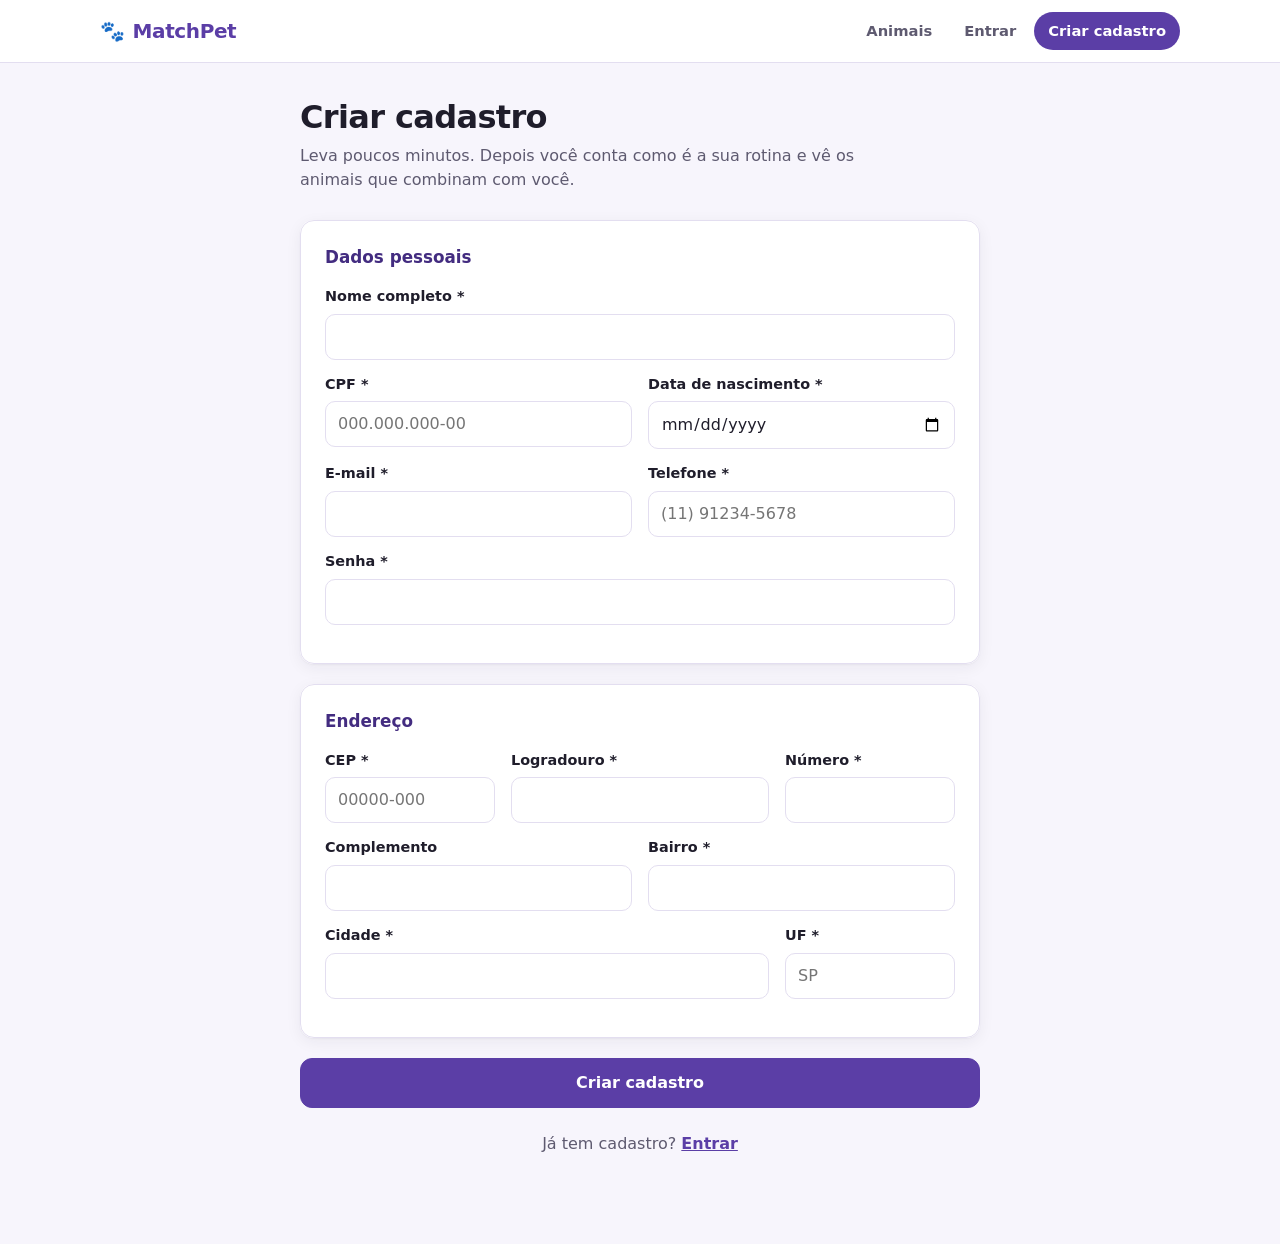
<file: frontend/index.html>
<!DOCTYPE html>
<html lang="pt-BR">
<head>
  <meta charset="UTF-8" />
  <meta name="viewport" content="width=device-width, initial-scale=1.0" />
  <title>MatchPet - Cadastro do Adotante</title>
  <link rel="stylesheet" href="css/style.css" />
</head>
<body>
  <div class="container">
    <header class="titulo-pagina">
      <h1>Criar cadastro</h1>
      <p>Leva poucos minutos. Depois você conta como é a sua rotina e vê os animais que combinam com você.</p>
    </header>

    <form id="form-adotante" novalidate>
      <fieldset>
        <legend>Dados pessoais</legend>

        <div class="campo">
          <label for="nome_completo">Nome completo *</label>
          <input type="text" id="nome_completo" name="nome_completo" required />
          <span class="erro" data-erro="nome_completo"></span>
        </div>

        <div class="linha">
          <div class="campo">
            <label for="cpf">CPF *</label>
            <input type="text" id="cpf" name="cpf" maxlength="14" placeholder="000.000.000-00" required />
            <span class="erro" data-erro="cpf"></span>
          </div>

          <div class="campo">
            <label for="data_nascimento">Data de nascimento *</label>
            <input type="date" id="data_nascimento" name="data_nascimento" required />
            <span class="erro" data-erro="data_nascimento"></span>
          </div>
        </div>

        <div class="linha">
          <div class="campo">
            <label for="email">E-mail *</label>
            <input type="email" id="email" name="email" required />
            <span class="erro" data-erro="email"></span>
          </div>

          <div class="campo">
            <label for="telefone">Telefone *</label>
            <input type="text" id="telefone" name="telefone" placeholder="(11) 91234-5678" required />
            <span class="erro" data-erro="telefone"></span>
          </div>
        </div>

        <div class="campo">
          <label for="senha">Senha *</label>
          <input type="password" id="senha" name="senha" minlength="8" required />
          <span class="erro" data-erro="senha"></span>
        </div>
      </fieldset>

      <fieldset>
        <legend>Endereço</legend>

        <div class="linha">
          <div class="campo campo-pequeno">
            <label for="cep">CEP *</label>
            <input type="text" id="cep" name="cep" placeholder="00000-000" required />
            <span class="erro" data-erro="cep"></span>
          </div>

          <div class="campo">
            <label for="logradouro">Logradouro *</label>
            <input type="text" id="logradouro" name="logradouro" required />
            <span class="erro" data-erro="logradouro"></span>
          </div>

          <div class="campo campo-pequeno">
            <label for="numero">Número *</label>
            <input type="text" id="numero" name="numero" required />
            <span class="erro" data-erro="numero"></span>
          </div>
        </div>

        <div class="linha">
          <div class="campo">
            <label for="complemento">Complemento</label>
            <input type="text" id="complemento" name="complemento" />
          </div>

          <div class="campo">
            <label for="bairro">Bairro *</label>
            <input type="text" id="bairro" name="bairro" required />
            <span class="erro" data-erro="bairro"></span>
          </div>
        </div>

        <div class="linha">
          <div class="campo">
            <label for="cidade">Cidade *</label>
            <input type="text" id="cidade" name="cidade" required />
            <span class="erro" data-erro="cidade"></span>
          </div>

          <div class="campo campo-pequeno">
            <label for="estado">UF *</label>
            <input type="text" id="estado" name="estado" maxlength="2" placeholder="SP" required />
            <span class="erro" data-erro="estado"></span>
          </div>
        </div>
      </fieldset>

      <div class="feedback" id="feedback"></div>

      <button type="submit" id="btn-enviar">Criar cadastro</button>
    </form>

    <p class="rodape-link">Já tem cadastro? <a href="login.html">Entrar</a></p>
  </div>

  <script src="js/sessao.js"></script>
  <script>montarMenu("cadastro");</script>
  <script src="js/cadastro.js"></script>
</body>
</html>
</file>
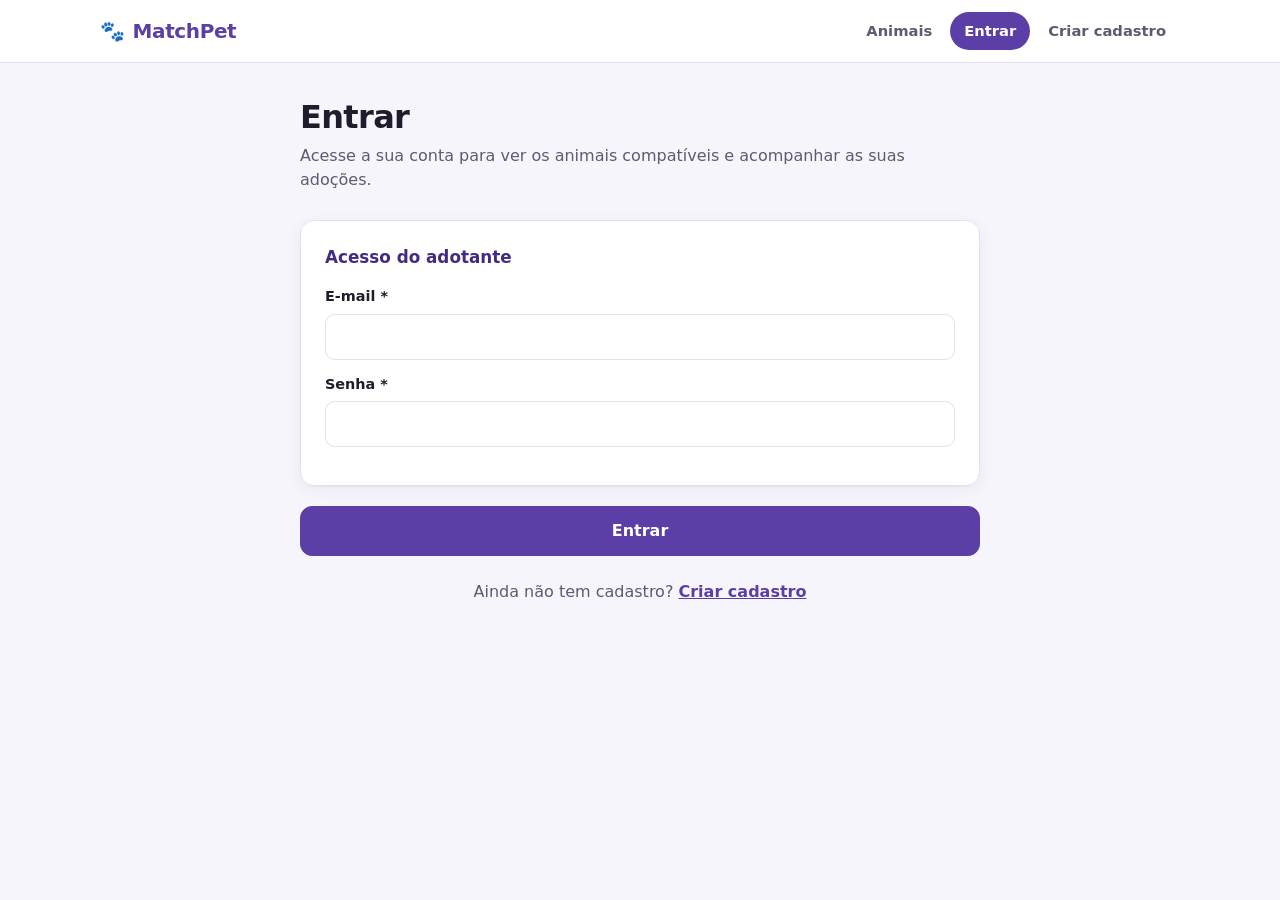
<file: frontend/compatibilidade.html>
<!DOCTYPE html>
<html lang="pt-BR">
<head>
  <meta charset="UTF-8" />
  <meta name="viewport" content="width=device-width, initial-scale=1.0" />
  <title>MatchPet - Animais Compatíveis</title>
  <link rel="stylesheet" href="css/style.css" />
</head>
<body>
  <div class="container">
    <header class="titulo-pagina">
      <h1>Animais compatíveis</h1>
      <p>A nota vai de 0 a 100 e compara a sua rotina, a sua casa e as suas preferências com as características de cada animal. Os mais compatíveis aparecem primeiro.</p>
    </header>

    <div id="feedback" class="feedback" role="status">Calculando compatibilidade...</div>
    <p id="link-completar" class="acoes-pagina" hidden><a id="a-completar" class="botao" href="perfil-adocao.html">Completar meu perfil de adoção</a></p>

    <section class="lista-animais">
      <ul id="lista-compativeis"></ul>
      <p id="eliminados" class="dica"></p>
    </section>

    <details class="criterios">
      <summary>Como a nota é calculada</summary>
      <ul id="lista-criterios"></ul>
    </details>
  </div>

  <script src="js/sessao.js"></script>
  <script>montarMenu("compatibilidade");</script>
  <script src="js/compatibilidade.js"></script>
</body>
</html>
</file>
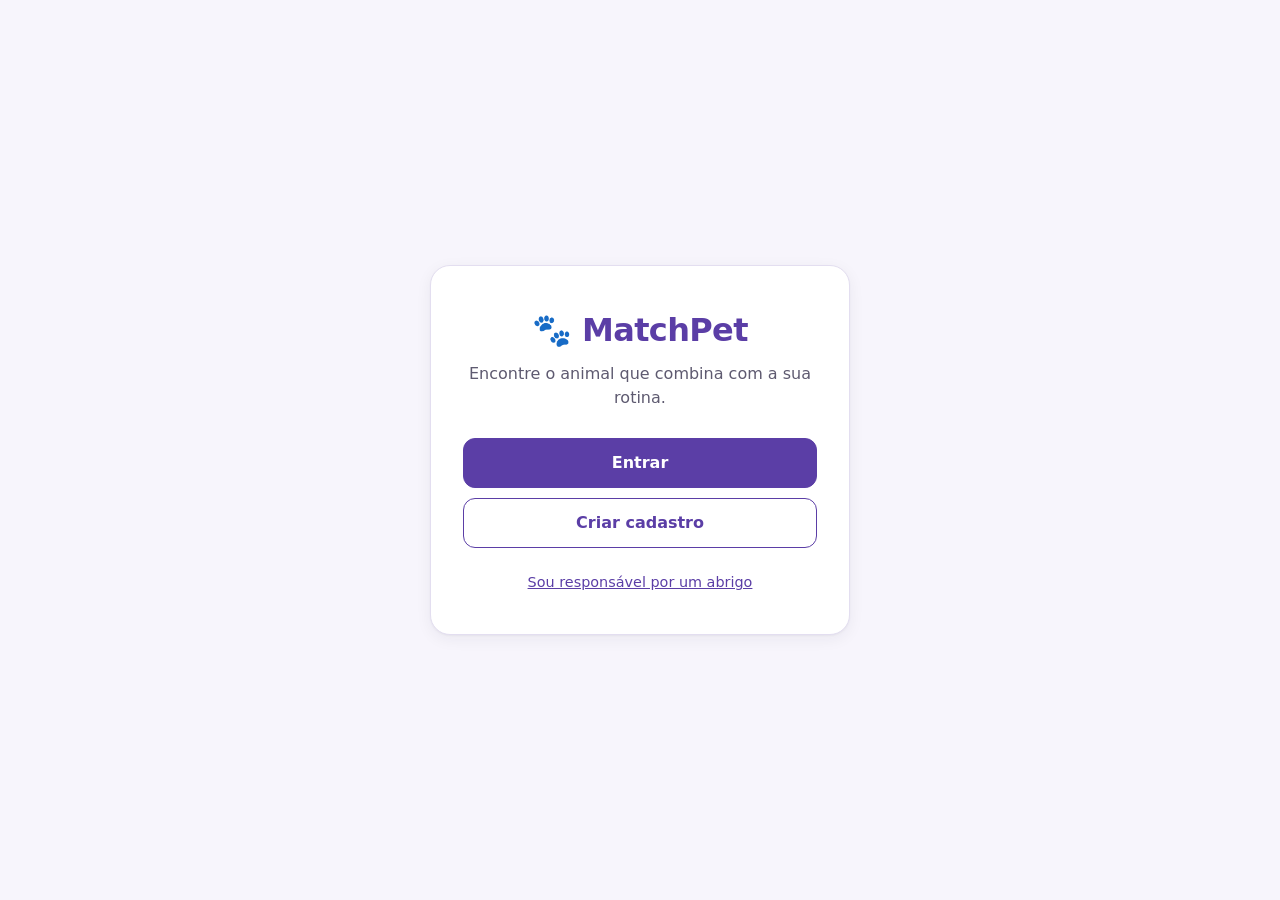
<file: frontend/inicio.html>
<!DOCTYPE html>
<html lang="pt-BR">
<head>
  <meta charset="UTF-8" />
  <meta name="viewport" content="width=device-width, initial-scale=1.0" />
  <title>MatchPet - Adoção responsável</title>
  <link rel="stylesheet" href="css/style.css" />
</head>
<body class="pagina-inicio">
  <main class="inicio">
    <p class="inicio-marca"><span aria-hidden="true">🐾</span> MatchPet</p>
    <p class="inicio-texto">Encontre o animal que combina com a sua rotina.</p>

    <div class="inicio-acoes">
      <a class="botao" href="login.html">Entrar</a>
      <a class="botao botao-secundario" href="index.html">Criar cadastro</a>
    </div>

    <p id="ja-logado" class="inicio-logado" hidden></p>
    <p class="inicio-rodape"><a href="animais.html">Sou responsável por um abrigo</a></p>
  </main>

  <script src="js/sessao.js"></script>
  <script>
    // Quem já entrou vê um atalho direto para os animais compatíveis.
    const sessaoAtual = Sessao.obter();
    if (sessaoAtual) {
      const aviso = document.getElementById("ja-logado");
      aviso.innerHTML = `Você já entrou como <b></b>. <a href="compatibilidade.html">Ver animais compatíveis →</a>`;
      aviso.querySelector("b").textContent = sessaoAtual.nome_completo.split(" ")[0];
      aviso.hidden = false;
    }
  </script>
</body>
</html>
</file>
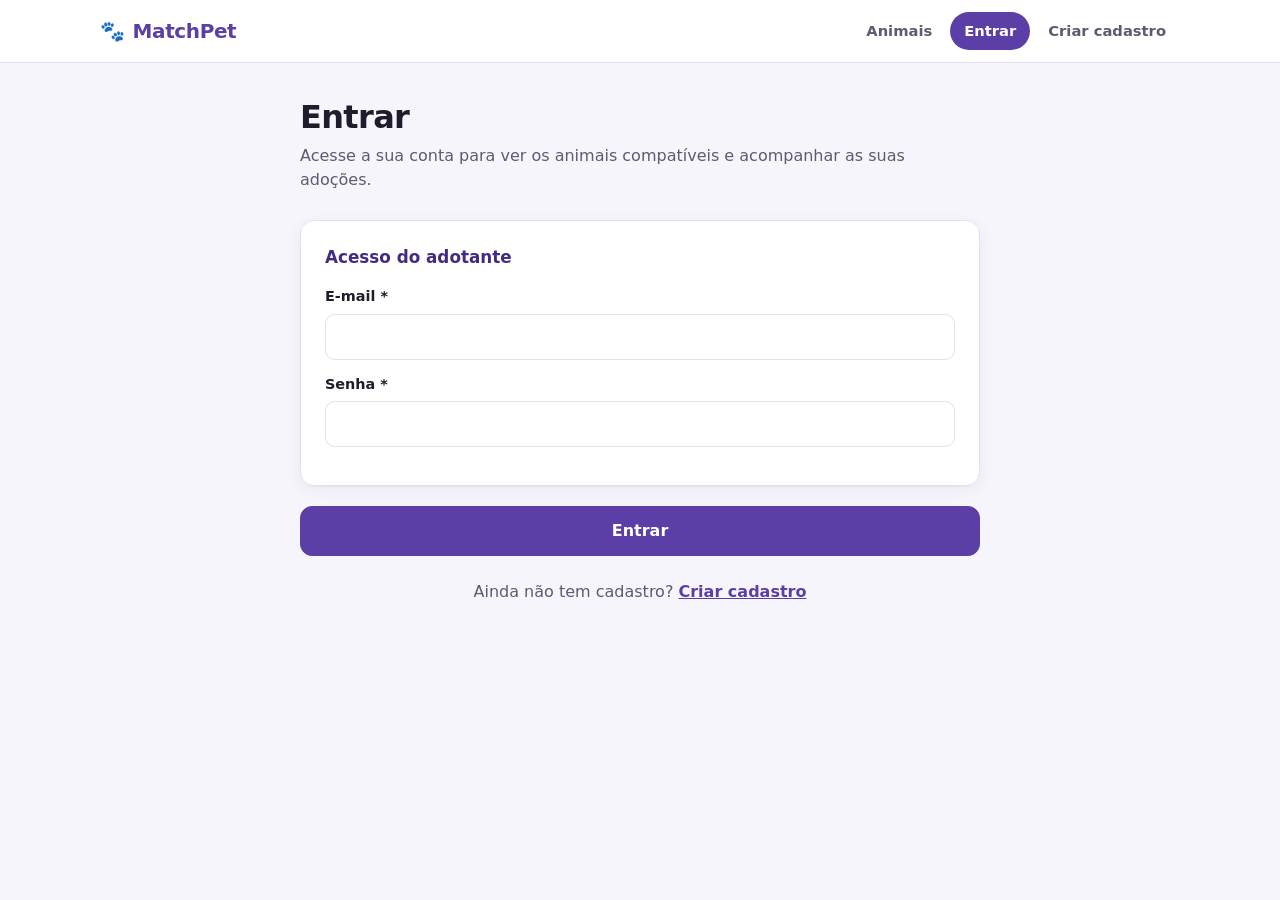
<file: frontend/login.html>
<!DOCTYPE html>
<html lang="pt-BR">
<head>
  <meta charset="UTF-8" />
  <meta name="viewport" content="width=device-width, initial-scale=1.0" />
  <title>MatchPet - Entrar</title>
  <link rel="stylesheet" href="css/style.css" />
</head>
<body>
  <div class="container">
    <header class="titulo-pagina">
      <h1>Entrar</h1>
      <p>Acesse a sua conta para ver os animais compatíveis e acompanhar as suas adoções.</p>
    </header>

    <form id="form-login" novalidate>
      <fieldset>
        <legend>Acesso do adotante</legend>
        <div class="campo">
          <label for="email">E-mail *</label>
          <input type="email" id="email" name="email" autocomplete="username" required />
          <span class="erro" data-erro="email"></span>
        </div>
        <div class="campo">
          <label for="senha">Senha *</label>
          <input type="password" id="senha" name="senha" autocomplete="current-password" required />
          <span class="erro" data-erro="senha"></span>
        </div>
      </fieldset>
      <div id="feedback" class="feedback" role="status"></div>
      <button type="submit" id="btn-entrar">Entrar</button>
    </form>

    <p class="rodape-link">Ainda não tem cadastro? <a href="index.html">Criar cadastro</a></p>
  </div>

  <script src="js/sessao.js"></script>
  <script>montarMenu("login");</script>
  <script src="js/login.js"></script>
</body>
</html>
</file>
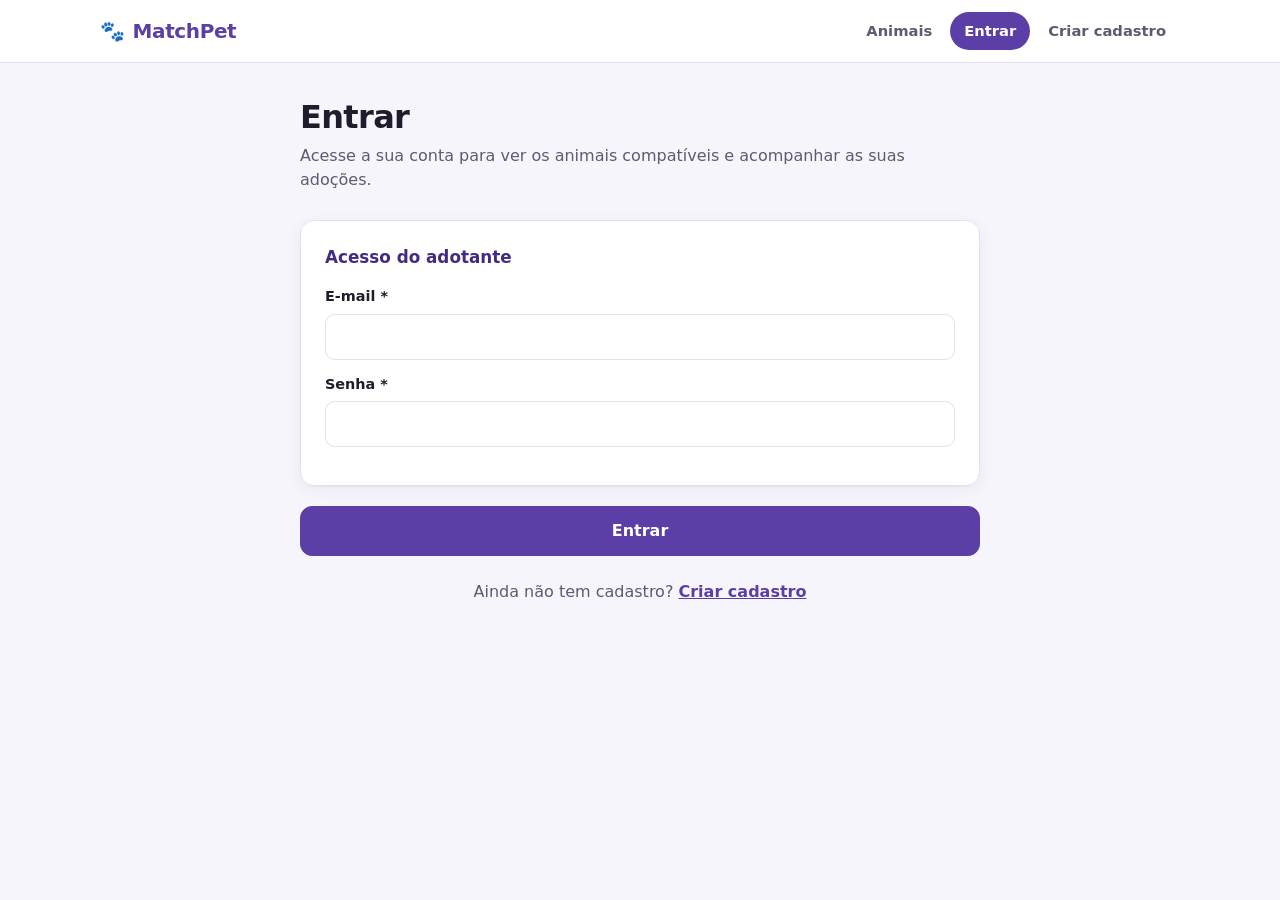
<file: frontend/minhas-adocoes.html>
<!DOCTYPE html>
<html lang="pt-BR">
<head>
  <meta charset="UTF-8" />
  <meta name="viewport" content="width=device-width, initial-scale=1.0" />
  <title>MatchPet - Minhas Adoções</title>
  <link rel="stylesheet" href="css/style.css" />
</head>
<body>
  <div class="container">
    <header class="titulo-pagina">
      <h1>Minhas adoções</h1>
      <p>Acompanhe os seus pedidos. Depois que a adoção for concluída, envie fotos e conte como está a adaptação do animal.</p>
    </header>

    <div id="feedback" class="feedback" role="status">Carregando...</div>
    <ul id="lista-solicitacoes" class="lista-solicitacoes"></ul>
  </div>

  <script src="js/sessao.js"></script>
  <script>montarMenu("minhas-adocoes");</script>
  <script src="js/acompanhamento.js"></script>
  <script src="js/minhas-adocoes.js"></script>
</body>
</html>
</file>
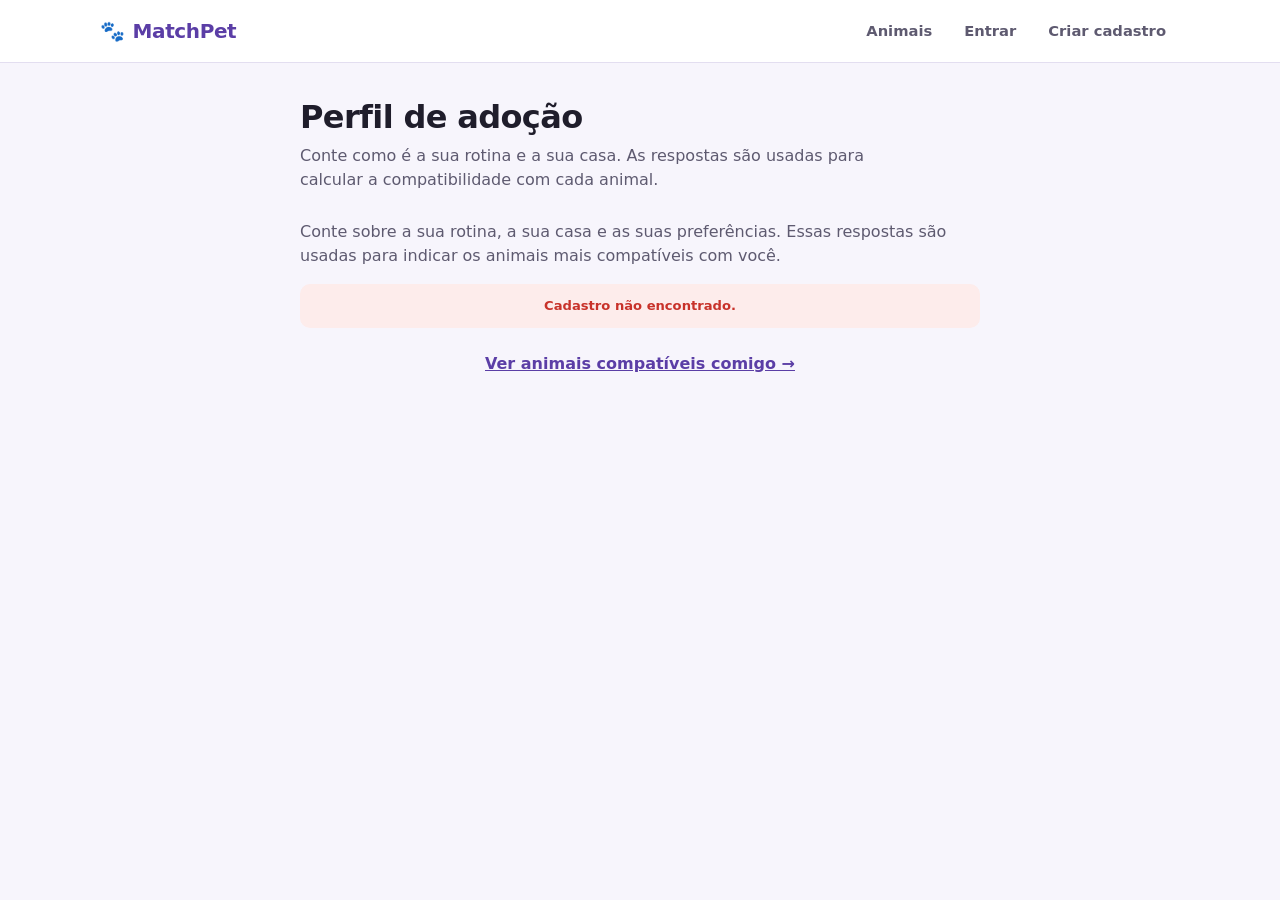
<file: frontend/perfil-adocao.html>
<!DOCTYPE html>
<html lang="pt-BR">
<head>
  <meta charset="UTF-8" />
  <meta name="viewport" content="width=device-width, initial-scale=1.0" />
  <title>MatchPet - Perfil de Adoção</title>
  <link rel="stylesheet" href="css/style.css" />
</head>
<body>
  <div class="container">
    <header class="titulo-pagina">
      <h1>Perfil de adoção</h1>
      <p>Conte como é a sua rotina e a sua casa. As respostas são usadas para calcular a compatibilidade com cada animal.</p>
    </header>

    <p class="aviso-lista">Conte sobre a sua rotina, a sua casa e as suas preferências. Essas respostas são usadas para indicar os animais mais compatíveis com você.</p>

    <form id="form-perfil" novalidate hidden>
      <fieldset>
        <legend>Moradia e família</legend>

        <div class="campo">
          <label for="tipo_moradia">Tipo de moradia *</label>
          <select id="tipo_moradia" name="tipo_moradia" required><option value="">Selecione</option><option value="apartamento">Apartamento</option><option value="casa_sem_quintal">Casa sem quintal</option><option value="casa_com_quintal">Casa com quintal</option></select>
          <span class="erro" data-erro="tipo_moradia"></span>
        </div>

        <div class="linha">
          <div class="campo">
            <label for="tem_criancas">Há crianças na casa? *</label>
            <select id="tem_criancas" name="tem_criancas" required><option value="">Selecione</option><option value="true">Sim</option><option value="false">Não</option></select>
            <span class="erro" data-erro="tem_criancas"></span>
          </div>
          <div class="campo">
            <label for="tem_outros_animais">Há outros animais na casa? *</label>
            <select id="tem_outros_animais" name="tem_outros_animais" required><option value="">Selecione</option><option value="true">Sim</option><option value="false">Não</option></select>
            <span class="erro" data-erro="tem_outros_animais"></span>
          </div>
        </div>
      </fieldset>

      <fieldset>
        <legend>Rotina</legend>

        <div class="linha">
          <div class="campo">
            <label for="nivel_atividade">Seu nível de atividade *</label>
            <select id="nivel_atividade" name="nivel_atividade" required><option value="">Selecione</option><option value="baixo">Baixo</option><option value="medio">Médio</option><option value="alto">Alto</option></select>
            <small class="dica">Ex.: alto = caminhadas ou exercícios quase todos os dias.</small>
            <span class="erro" data-erro="nivel_atividade"></span>
          </div>
          <div class="campo">
            <label for="horas_sozinho">Horas por dia que o animal ficará sozinho *</label>
            <select id="horas_sozinho" name="horas_sozinho" required><option value="">Selecione</option><option value="ate_4">Até 4 horas</option><option value="4_a_8">De 4 a 8 horas</option><option value="mais_de_8">Mais de 8 horas</option></select>
            <span class="erro" data-erro="horas_sozinho"></span>
          </div>
        </div>

        <div class="campo">
          <label for="ja_teve_pet">Você já teve animal de estimação? *</label>
          <select id="ja_teve_pet" name="ja_teve_pet" required><option value="">Selecione</option><option value="true">Sim</option><option value="false">Não</option></select>
          <span class="erro" data-erro="ja_teve_pet"></span>
        </div>
      </fieldset>

      <fieldset>
        <legend>Preferências</legend>

        <div class="linha">
          <div class="campo">
            <label for="especie_preferida">Espécie preferida *</label>
            <select id="especie_preferida" name="especie_preferida" required><option value="">Selecione</option><option value="cao">Cão</option><option value="gato">Gato</option><option value="indiferente">Indiferente</option></select>
            <span class="erro" data-erro="especie_preferida"></span>
          </div>
          <div class="campo">
            <label for="porte_preferido">Porte preferido *</label>
            <select id="porte_preferido" name="porte_preferido" required><option value="">Selecione</option><option value="pequeno">Pequeno</option><option value="medio">Médio</option><option value="grande">Grande</option><option value="indiferente">Indiferente</option></select>
            <span class="erro" data-erro="porte_preferido"></span>
          </div>
        </div>
      </fieldset>

      <div class="feedback" id="feedback" role="status"></div>
      <button type="submit" id="btn-salvar">Salvar perfil</button>
    </form>

    <div id="feedback-carga" class="feedback" role="status"></div>

    <p class="rodape-link"><a href="compatibilidade.html">Ver animais compatíveis comigo →</a></p>
  </div>

  <script src="js/sessao.js"></script>
  <script>montarMenu("perfil-adocao");</script>
  <script src="js/perfil-adocao.js"></script>
</body>
</html>
</file>
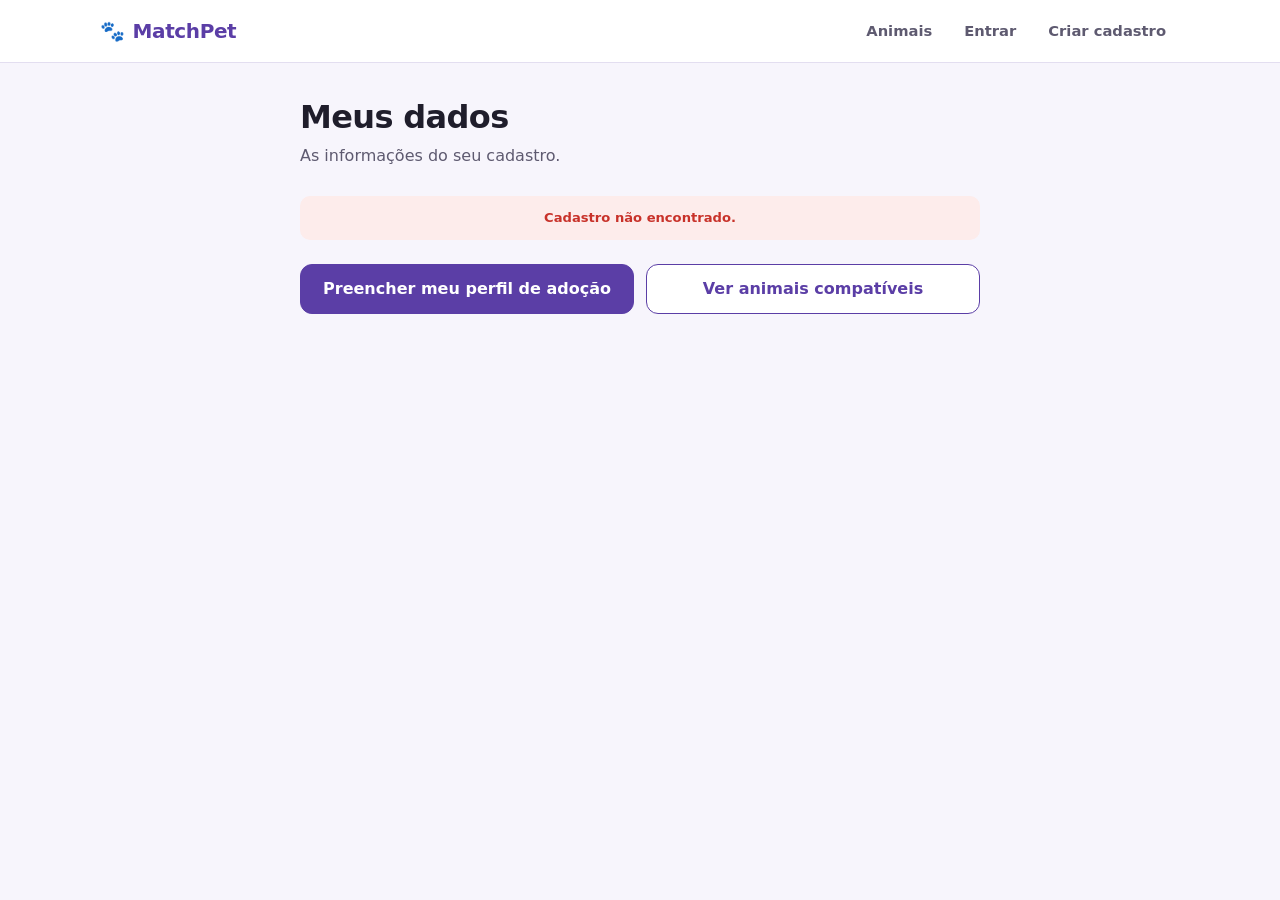
<file: frontend/perfil.html>
<!DOCTYPE html>
<html lang="pt-BR">
<head>
  <meta charset="UTF-8" />
  <meta name="viewport" content="width=device-width, initial-scale=1.0" />
  <title>MatchPet - Perfil do Adotante</title>
  <link rel="stylesheet" href="css/style.css" />
</head>
<body>
  <div class="container">
    <header class="titulo-pagina">
      <h1>Meus dados</h1>
      <p>As informações do seu cadastro.</p>
    </header>

    <div id="feedback-perfil" class="feedback" role="status"></div>

    <main id="perfil" hidden>
      <fieldset>
        <legend>Dados pessoais</legend>
        <dl class="dados">
          <dt>Nome completo</dt><dd id="p-nome"></dd>
          <dt>CPF</dt><dd id="p-cpf"></dd>
          <dt>Data de nascimento</dt><dd id="p-nascimento"></dd>
        </dl>
      </fieldset>

      <fieldset>
        <legend>Contato</legend>
        <dl class="dados">
          <dt>E-mail</dt><dd id="p-email"></dd>
          <dt>Telefone</dt><dd id="p-telefone"></dd>
        </dl>
      </fieldset>

      <fieldset>
        <legend>Endereço</legend>
        <dl class="dados">
          <dt>Logradouro</dt><dd id="p-logradouro"></dd>
          <dt>Bairro</dt><dd id="p-bairro"></dd>
          <dt>Cidade / UF</dt><dd id="p-cidade"></dd>
          <dt>CEP</dt><dd id="p-cep"></dd>
        </dl>
      </fieldset>

      <p class="data-cadastro">Cadastro realizado em <span id="p-criado-em"></span></p>
    </main>

    <div class="acoes-pagina">
      <a id="link-perfil-adocao" class="botao" href="perfil-adocao.html">Preencher meu perfil de adoção</a>
      <a class="botao botao-secundario" href="compatibilidade.html">Ver animais compatíveis</a>
    </div>
  </div>

  <script src="js/sessao.js"></script>
  <script>montarMenu("perfil");</script>
  <script src="js/perfil.js"></script>
</body>
</html>
</file>
<file: frontend/css/style.css>
/* =====================================================================
   MatchPet - folha de estilo única de todas as telas
   ===================================================================== */
:root {
  --roxo: #5b3ea6;
  --roxo-escuro: #432c80;
  --roxo-claro: #efe9fb;
  --laranja: #e8845c;
  --texto: #1f1d2b;
  --texto-suave: #5e5a70;
  --fundo: #f7f5fc;
  --superficie: #ffffff;
  --borda: #e3def0;
  --erro: #c8322a;
  --erro-claro: #fdeceb;
  --sucesso: #1d7a43;
  --sucesso-claro: #e4f5ea;
  --aviso: #8a5a00;
  --aviso-claro: #fff4dc;
  --raio: 14px;
  --sombra: 0 1px 2px rgba(31, 29, 43, 0.04), 0 4px 16px rgba(31, 29, 43, 0.06);

  /* nomes usados pelas telas da Sprint 1 */
  --cor-primaria: var(--roxo);
  --cor-primaria-escura: var(--roxo-escuro);
  --cor-erro: var(--erro);
  --cor-sucesso: var(--sucesso);
  --cor-fundo: var(--fundo);
  --cor-borda: var(--borda);
}

* {
  box-sizing: border-box;
}

[hidden] {
  display: none !important;
}

body {
  margin: 0;
  font-family: system-ui, -apple-system, "Segoe UI", Roboto, Arial, sans-serif;
  font-size: 16px;
  line-height: 1.5;
  background: var(--fundo);
  color: var(--texto);
  -webkit-font-smoothing: antialiased;
}

a {
  color: var(--roxo);
}

.container {
  max-width: 720px;
  margin: 0 auto;
  padding: 36px 20px 72px;
}

/* ---------------------------------------------------------------- barra do topo */
.topbar {
  position: sticky;
  top: 0;
  z-index: 10;
  display: flex;
  align-items: center;
  justify-content: space-between;
  flex-wrap: wrap;
  gap: 12px 24px;
  padding: 12px max(20px, calc((100% - 1080px) / 2));
  background: rgba(255, 255, 255, 0.92);
  backdrop-filter: blur(8px);
  border-bottom: 1px solid var(--borda);
}

.marca {
  display: flex;
  align-items: baseline;
  gap: 8px;
  font-size: 1.25rem;
  font-weight: 800;
  letter-spacing: -0.02em;
  color: var(--roxo);
  text-decoration: none;
}

.marca small {
  font-size: 0.75rem;
  font-weight: 600;
  letter-spacing: 0;
  color: var(--laranja);
}

.menu {
  display: flex;
  flex-wrap: wrap;
  align-items: center;
  gap: 4px;
}

.menu a,
.menu button {
  padding: 8px 14px;
  border: none;
  border-radius: 999px;
  background: transparent;
  color: var(--texto-suave);
  font: inherit;
  font-size: 0.92rem;
  font-weight: 600;
  text-decoration: none;
  cursor: pointer;
}

.menu a:hover,
.menu button:hover {
  background: var(--roxo-claro);
  color: var(--roxo-escuro);
}

.menu a.ativo {
  background: var(--roxo);
  color: #fff;
}

.menu .sair {
  margin-left: 8px;
  border: 1px solid var(--borda);
}

/* ---------------------------------------------------------------- títulos */
.titulo-pagina {
  margin-bottom: 28px;
}

.titulo-pagina h1 {
  margin: 0;
  font-size: 2rem;
  line-height: 1.15;
  letter-spacing: -0.02em;
}

.titulo-pagina p {
  margin: 8px 0 0;
  max-width: 60ch;
  color: var(--texto-suave);
}

h2 {
  font-size: 1.15rem;
  letter-spacing: -0.01em;
}

/* ---------------------------------------------------------------- formulários */
fieldset {
  margin: 0 0 20px;
  padding: 24px;
  border: 1px solid var(--borda);
  border-radius: var(--raio);
  background: var(--superficie);
  box-shadow: var(--sombra);
}

legend {
  float: left;
  width: 100%;
  margin: 0 0 16px;
  padding: 0;
  font-size: 1.05rem;
  font-weight: 700;
  color: var(--roxo-escuro);
}

legend + * {
  clear: both;
}

.linha {
  display: flex;
  flex-wrap: wrap;
  gap: 0 16px;
}

.campo {
  flex: 1;
  min-width: 170px;
  margin-bottom: 14px;
  display: flex;
  flex-direction: column;
}

.campo-pequeno {
  flex: 0 1 130px;
}

label {
  margin-bottom: 6px;
  font-size: 0.9rem;
  font-weight: 600;
}

input,
select,
textarea {
  width: 100%;
  min-height: 44px;
  padding: 10px 12px;
  border: 1px solid var(--borda);
  border-radius: 10px;
  background: #fff;
  color: var(--texto);
  font: inherit;
  transition: border-color 0.15s ease, box-shadow 0.15s ease;
}

input[type="file"] {
  padding: 8px;
  background: var(--fundo);
}

input:focus,
select:focus,
textarea:focus {
  outline: none;
  border-color: var(--roxo);
  box-shadow: 0 0 0 3px rgba(91, 62, 166, 0.16);
}

select.invalido,
input.invalido,
textarea.invalido {
  border-color: var(--erro);
  box-shadow: 0 0 0 3px rgba(200, 50, 42, 0.12);
}

.erro,
.card-animal span.erro {
  min-height: 1em;
  margin-top: 4px;
  color: var(--erro);
  font-size: 0.82rem;
}

.dica {
  margin-top: 4px;
  color: var(--texto-suave);
  font-size: 0.82rem;
  font-weight: 400;
}

/* ---------------------------------------------------------------- botões */
button[type="submit"],
.botao {
  display: inline-flex;
  align-items: center;
  justify-content: center;
  width: 100%;
  min-height: 48px;
  padding: 12px 22px;
  border: 1px solid var(--roxo);
  border-radius: 12px;
  background: var(--roxo);
  color: #fff;
  font: inherit;
  font-size: 1rem;
  font-weight: 700;
  text-decoration: none;
  cursor: pointer;
  transition: background 0.15s ease, transform 0.15s ease;
}

button[type="submit"]:hover,
.botao:hover {
  background: var(--roxo-escuro);
}

button[type="submit"]:active,
.botao:active {
  transform: translateY(1px);
}

button[type="submit"]:disabled {
  opacity: 0.6;
  cursor: not-allowed;
}

.botao-secundario {
  background: #fff;
  color: var(--roxo);
}

.botao-secundario:hover {
  background: var(--roxo-claro);
}

.acoes-pagina {
  display: flex;
  flex-wrap: wrap;
  gap: 12px;
  margin-top: 24px;
}

.acoes-pagina .botao {
  width: auto;
  flex: 1 1 220px;
}

/* ---------------------------------------------------------------- mensagens */
.feedback {
  min-height: 24px;
  margin-bottom: 12px;
  font-weight: 600;
  text-align: center;
}

.feedback:empty {
  min-height: 0;
  margin: 0;
}

.feedback.sucesso,
.feedback.erro {
  padding: 12px 16px;
  border-radius: 10px;
}

.feedback.sucesso {
  background: var(--sucesso-claro);
  color: var(--sucesso);
}

.feedback.erro {
  background: var(--erro-claro);
  color: var(--erro);
}

.rodape-link {
  margin-top: 24px;
  text-align: center;
  color: var(--texto-suave);
}

.rodape-link a {
  font-weight: 700;
}

.aviso-lista,
.vazio {
  color: var(--texto-suave);
}

/* ---------------------------------------------------------------- perfil */
.dados {
  margin: 0;
  display: grid;
  grid-template-columns: 170px 1fr;
  gap: 10px 16px;
}

.dados dt {
  color: var(--texto-suave);
  font-weight: 600;
}

.dados dd {
  margin: 0;
  overflow-wrap: anywhere;
}

.data-cadastro {
  text-align: center;
  color: var(--texto-suave);
  font-size: 0.9rem;
}

/* ---------------------------------------------------------------- listas e cards */
.lista-animais {
  margin-top: 40px;
}

.lista-animais h2 {
  margin: 0 0 12px;
  color: var(--roxo-escuro);
}

.lista-animais ul,
.lista-solicitacoes {
  list-style: none;
  margin: 0;
  padding: 0;
}

.card-animal {
  display: flex;
  flex-direction: column;
  gap: 8px;
  margin-bottom: 14px;
  padding: 20px 22px;
  border: 1px solid var(--borda);
  border-radius: var(--raio);
  background: var(--superficie);
  box-shadow: var(--sombra);
}

.card-animal strong {
  font-size: 1.08rem;
}

.card-animal span {
  color: var(--texto-suave);
  font-size: 0.92rem;
}

.card-animal button {
  align-self: flex-start;
  padding: 8px 16px;
  border: 1px solid var(--roxo);
  border-radius: 10px;
  background: #fff;
  color: var(--roxo);
  font: inherit;
  font-size: 0.9rem;
  font-weight: 700;
  cursor: pointer;
}

.card-animal button:hover {
  background: var(--roxo-claro);
}

.card-animal.destaque {
  border: 2px solid var(--roxo);
  box-shadow: 0 6px 24px rgba(91, 62, 166, 0.16);
}

.card-animal.solicitado {
  opacity: 0.8;
}

.card-animal h3 {
  margin: 12px 0 0;
  padding-top: 14px;
  border-top: 1px solid var(--borda);
  font-size: 1rem;
  color: var(--roxo-escuro);
}

.selo {
  align-self: flex-start;
  padding: 3px 12px;
  border-radius: 999px;
  font-size: 0.8rem;
  font-style: normal;
  font-weight: 700;
}

.selo.disponivel,
.selo.status-aprovada {
  background: var(--sucesso-claro);
  color: var(--sucesso);
}

.selo.indisponivel,
.selo.status-recusada,
.selo.faixa-baixa {
  background: #f0eff3;
  color: #55525f;
}

.selo.faixa-alta {
  background: var(--roxo-claro);
  color: var(--roxo-escuro);
}

.selo.faixa-media,
.selo.status-pendente {
  background: var(--aviso-claro);
  color: var(--aviso);
}

/* HU04: nota e barra */
.card-topo {
  display: flex;
  justify-content: space-between;
  align-items: baseline;
  gap: 12px;
}

.nota {
  font-size: 1.5rem;
  font-weight: 800;
  letter-spacing: -0.02em;
  color: var(--roxo);
  white-space: nowrap;
}

.barra {
  height: 8px;
  border-radius: 999px;
  background: var(--roxo-claro);
  overflow: hidden;
}

.barra i {
  display: block;
  height: 100%;
  border-radius: 999px;
  background: linear-gradient(90deg, var(--roxo), #8a6be0);
}

.criterios {
  margin-top: 32px;
  padding: 16px 20px;
  border: 1px solid var(--borda);
  border-radius: var(--raio);
  background: var(--superficie);
}

.criterios summary {
  cursor: pointer;
  font-weight: 700;
  color: var(--roxo-escuro);
}

.criterios li {
  margin: 8px 0;
  font-size: 0.92rem;
}

/* HU05: pedir adoção */
.acao-adotar {
  display: flex;
  flex-wrap: wrap;
  align-items: center;
  gap: 10px;
  margin-top: 4px;
}

.acao-adotar span {
  color: var(--texto) !important;
  font-weight: 600;
}

.card-animal .acao-adotar button {
  margin: 0;
  background: var(--roxo);
  color: #fff;
}

.card-animal .acao-adotar button:hover {
  background: var(--roxo-escuro);
}

.card-animal .acao-adotar button.secundario {
  background: #fff;
  color: var(--roxo);
}

.acao-adotar .feedback {
  margin: 0;
  text-align: left;
}

/* HU06: formulário e histórico */
.form-acompanhamento textarea {
  min-height: 96px;
  resize: vertical;
}

.card-animal .form-acompanhamento button[type="submit"] {
  align-self: stretch;
  width: 100%;
  background: var(--roxo);
  color: #fff;
}

.historico {
  display: flex;
  flex-direction: column;
  gap: 12px;
  margin-top: 8px;
}

.historico figure {
  display: flex;
  gap: 14px;
  align-items: flex-start;
  margin: 0;
  padding: 12px;
  border-radius: 12px;
  background: var(--fundo);
}

.historico img {
  flex: none;
  width: 104px;
  height: 104px;
  object-fit: cover;
  border-radius: 10px;
}

.historico figcaption {
  display: flex;
  flex-direction: column;
  gap: 2px;
  font-size: 0.92rem;
}

/* ---------------------------------------------------------------- tela inicial */
.pagina-inicio {
  min-height: 100vh;
  display: grid;
  place-items: center;
}

.inicio {
  width: min(420px, 100% - 40px);
  padding: 40px 32px;
  border: 1px solid var(--borda);
  border-radius: 20px;
  background: var(--superficie);
  box-shadow: var(--sombra);
  text-align: center;
}

.inicio-marca {
  margin: 0;
  font-size: 2rem;
  font-weight: 800;
  letter-spacing: -0.02em;
  color: var(--roxo);
}

.inicio-texto {
  margin: 8px 0 28px;
  color: var(--texto-suave);
}

.inicio-acoes {
  display: flex;
  flex-direction: column;
  gap: 10px;
}

.inicio-logado {
  margin: 18px 0 0;
  font-size: 0.92rem;
  color: var(--texto-suave);
}

.inicio-rodape {
  margin: 24px 0 0;
  font-size: 0.9rem;
}

/* ---------------------------------------------------------------- telas pequenas */
@media (max-width: 560px) {
  .container {
    padding-top: 24px;
  }

  .titulo-pagina h1 {
    font-size: 1.6rem;
  }

  fieldset {
    padding: 18px;
  }

  .dados {
    grid-template-columns: 1fr;
    gap: 2px;
  }

  .dados dd {
    margin-bottom: 10px;
  }

  .topbar {
    position: static;
  }

  .menu {
    width: 100%;
  }
}

/* Mensagem de erro vazia não ocupa espaço entre os campos */
.erro:empty {
  min-height: 0;
  margin: 0;
}

/* Card com foto do animal à esquerda */
.card-animal.com-foto {
  display: grid;
  grid-template-columns: 132px 1fr;
  gap: 18px;
  align-items: start;
}

.card-foto {
  width: 132px;
  height: 132px;
  border-radius: 12px;
  object-fit: cover;
  background: var(--roxo-claro);
}

div.card-foto {
  display: grid;
  place-items: center;
  font-size: 3rem;
}

.card-corpo {
  display: flex;
  flex-direction: column;
  gap: 8px;
  min-width: 0;
}

@media (max-width: 560px) {
  .card-animal.com-foto {
    grid-template-columns: 1fr;
  }

  .card-foto {
    width: 100%;
    height: 200px;
  }
}
</file>
